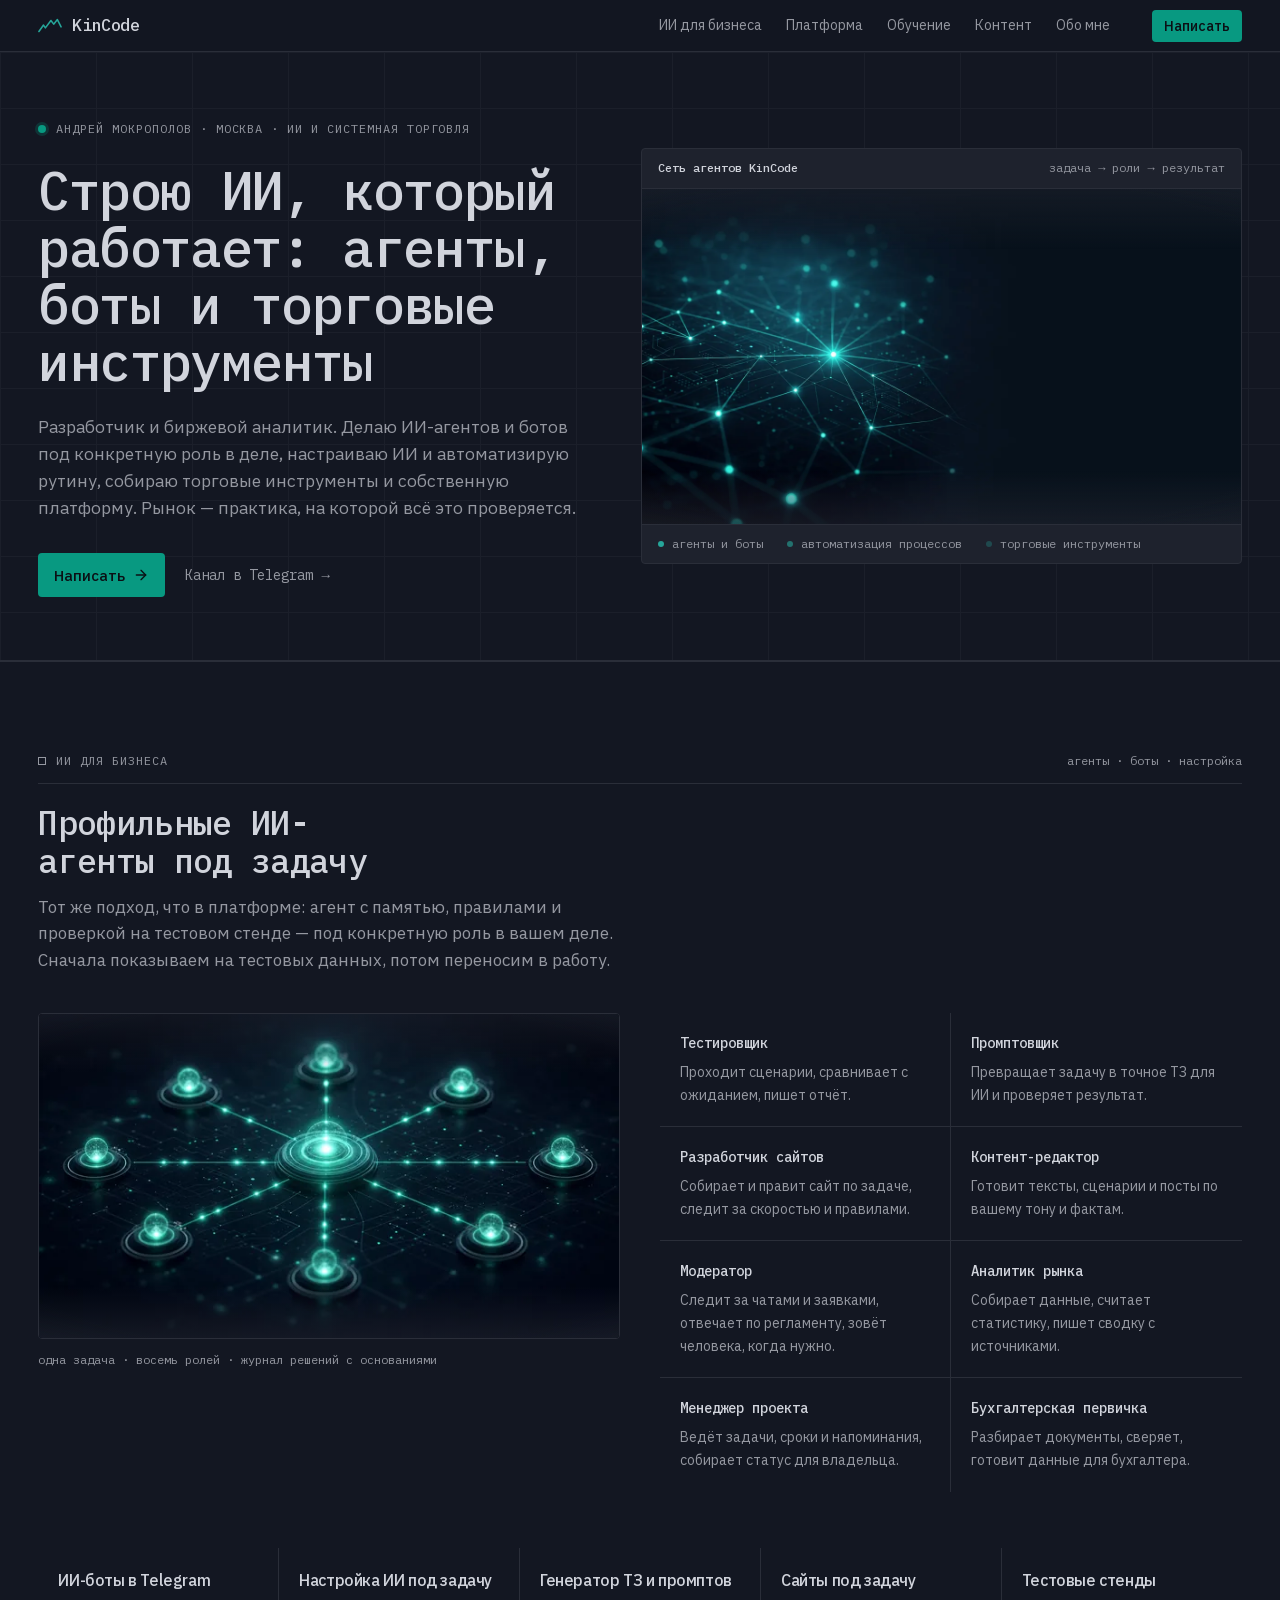
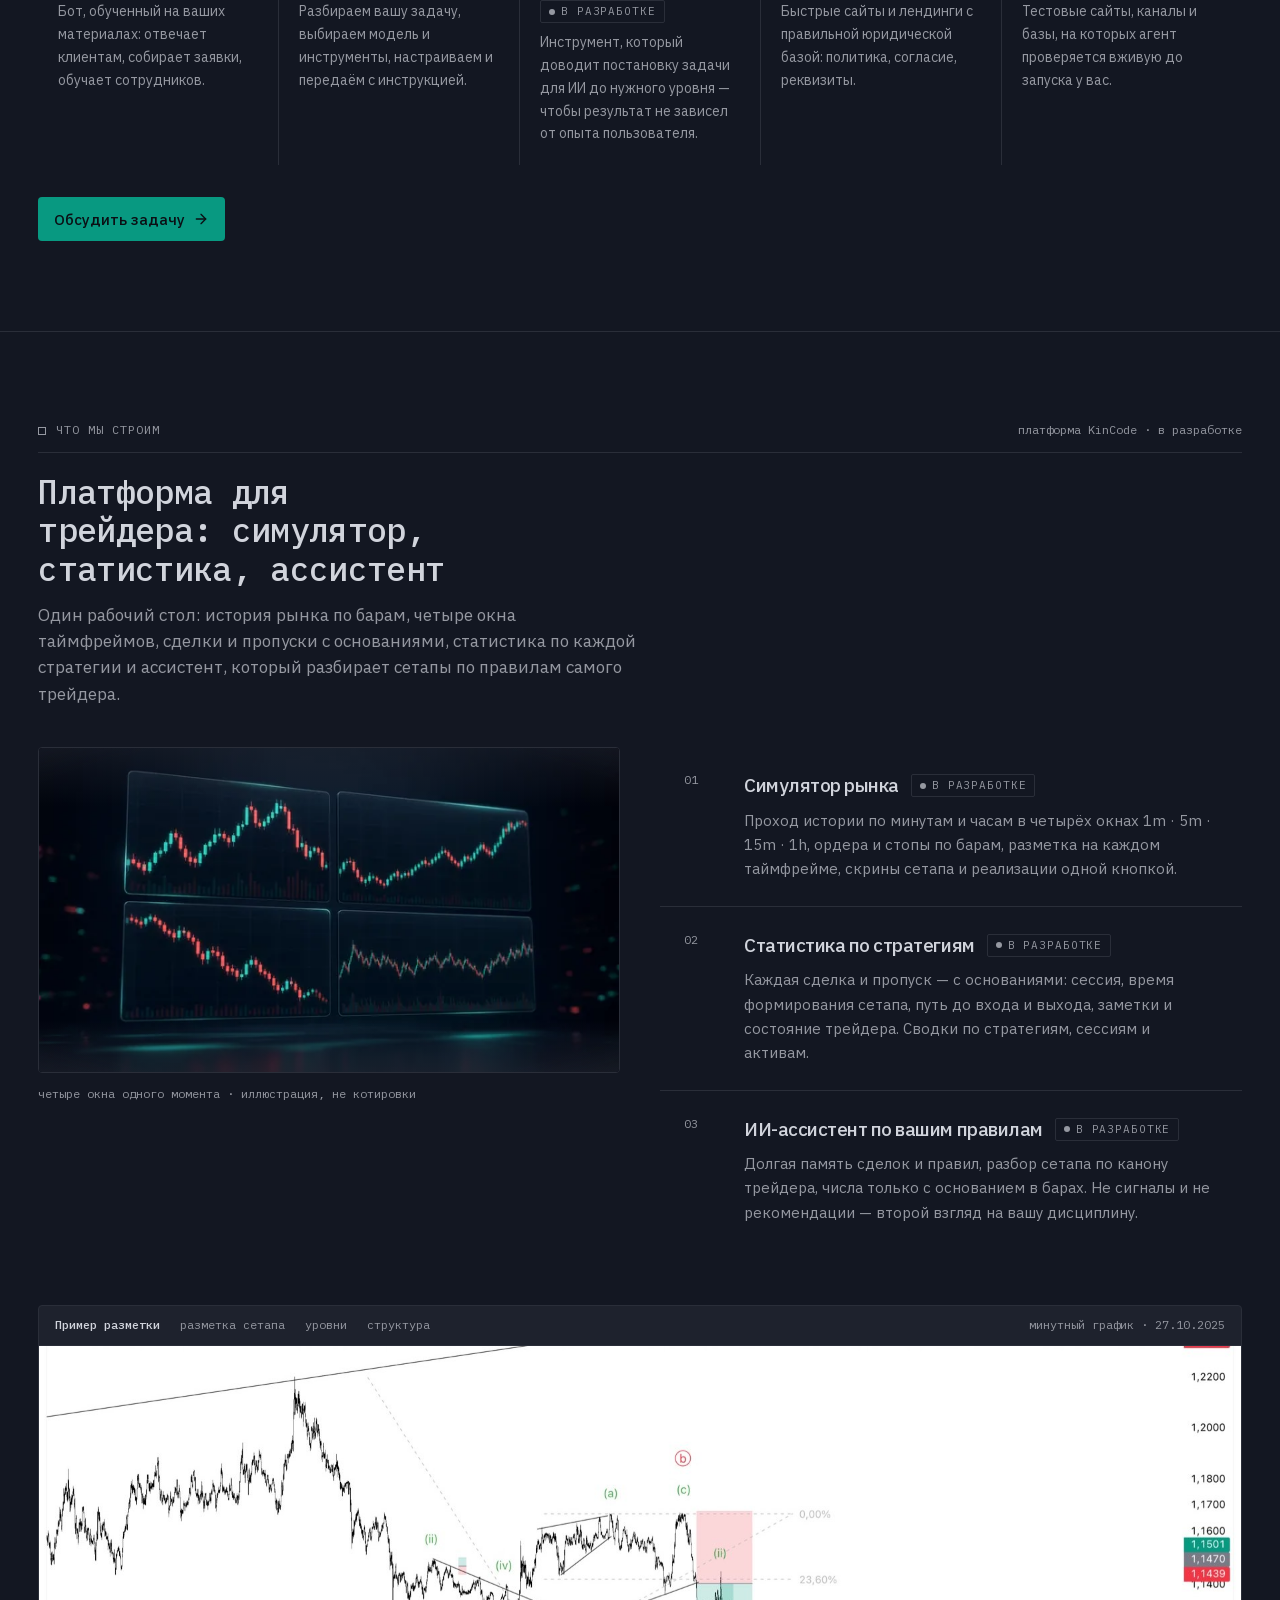
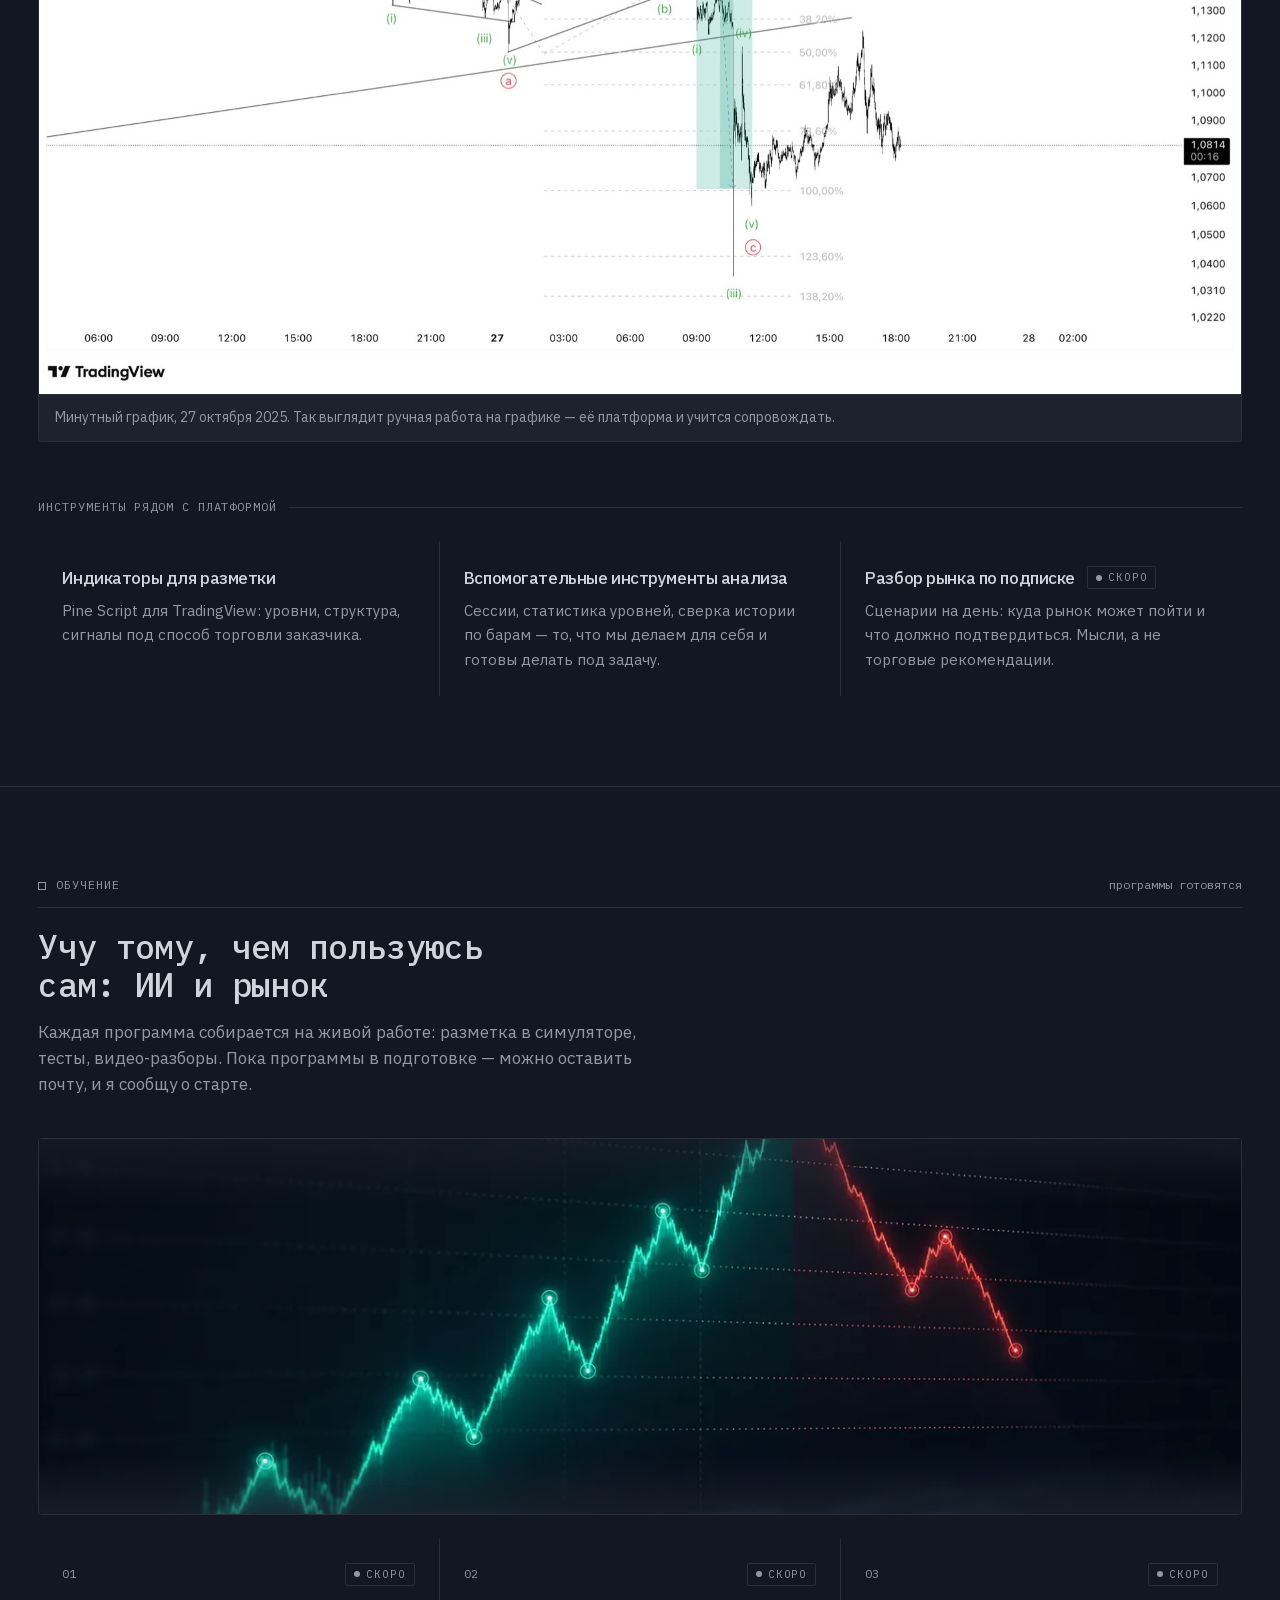
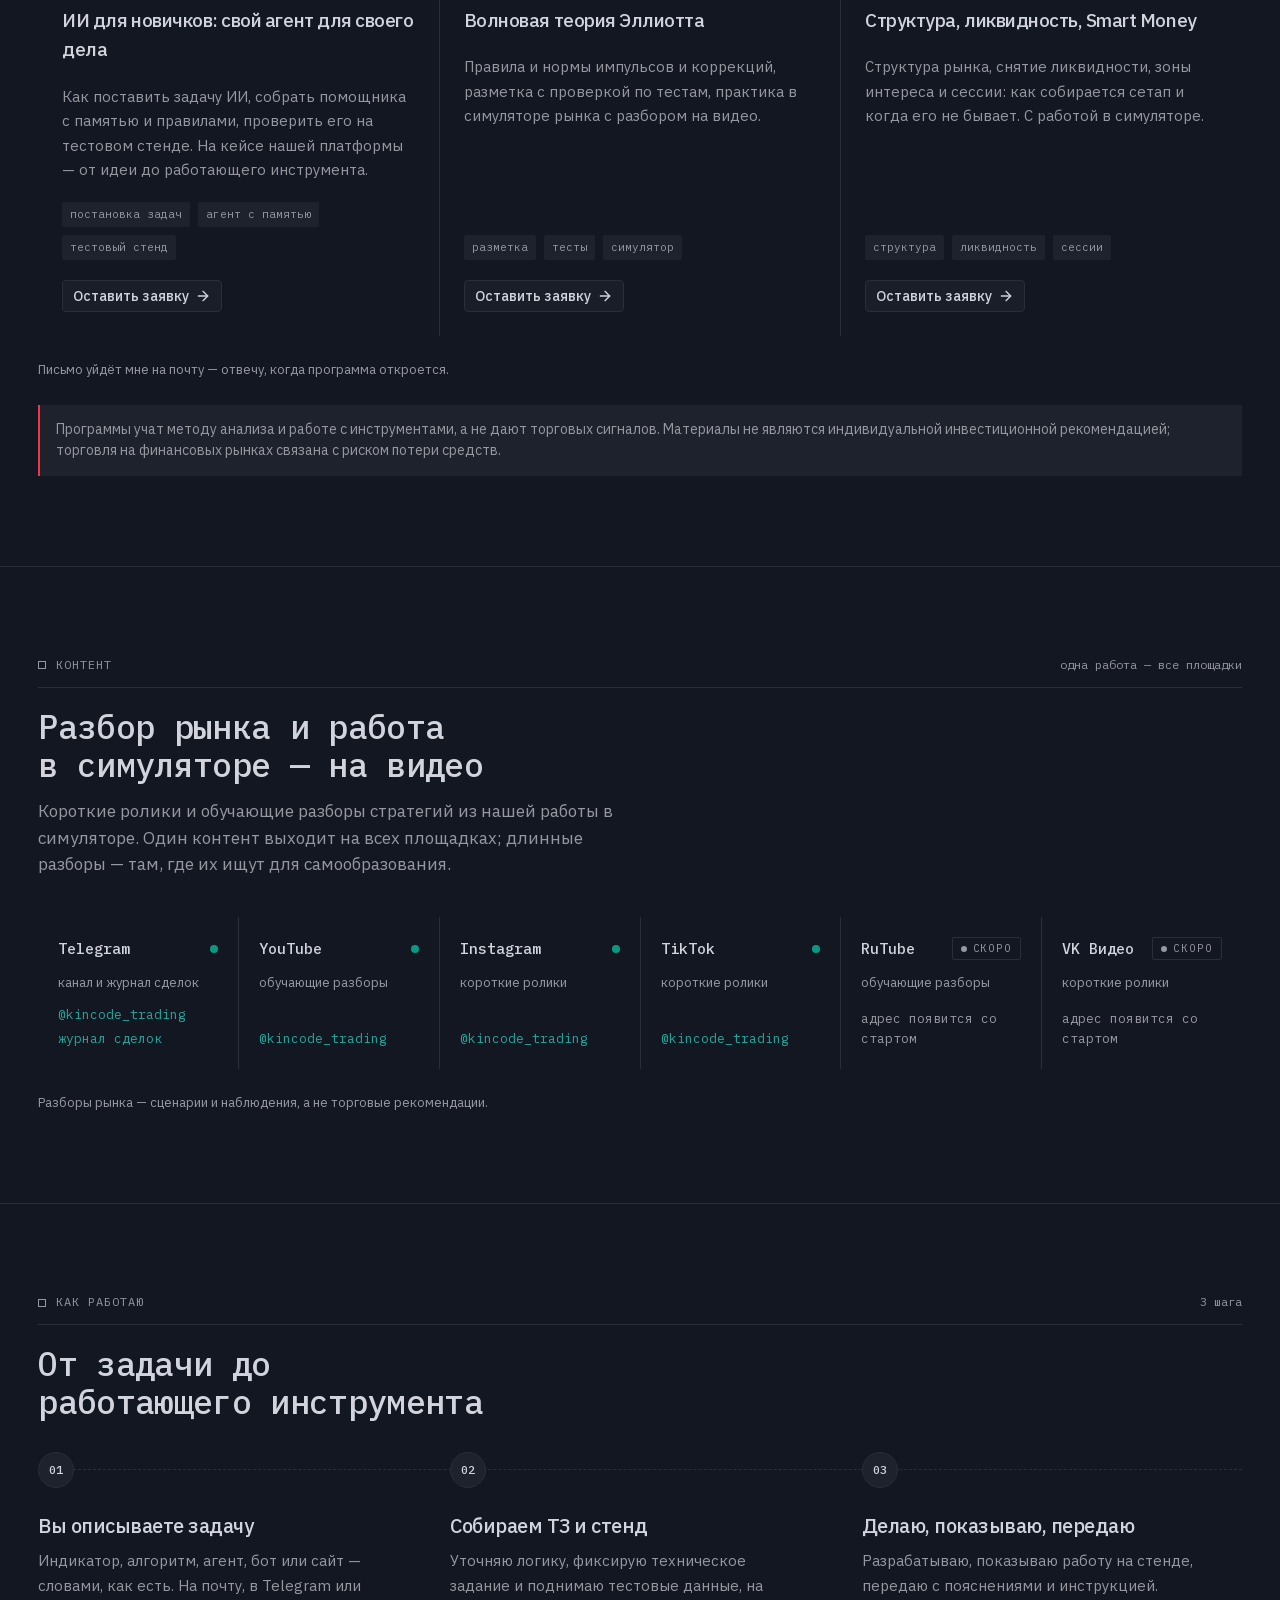
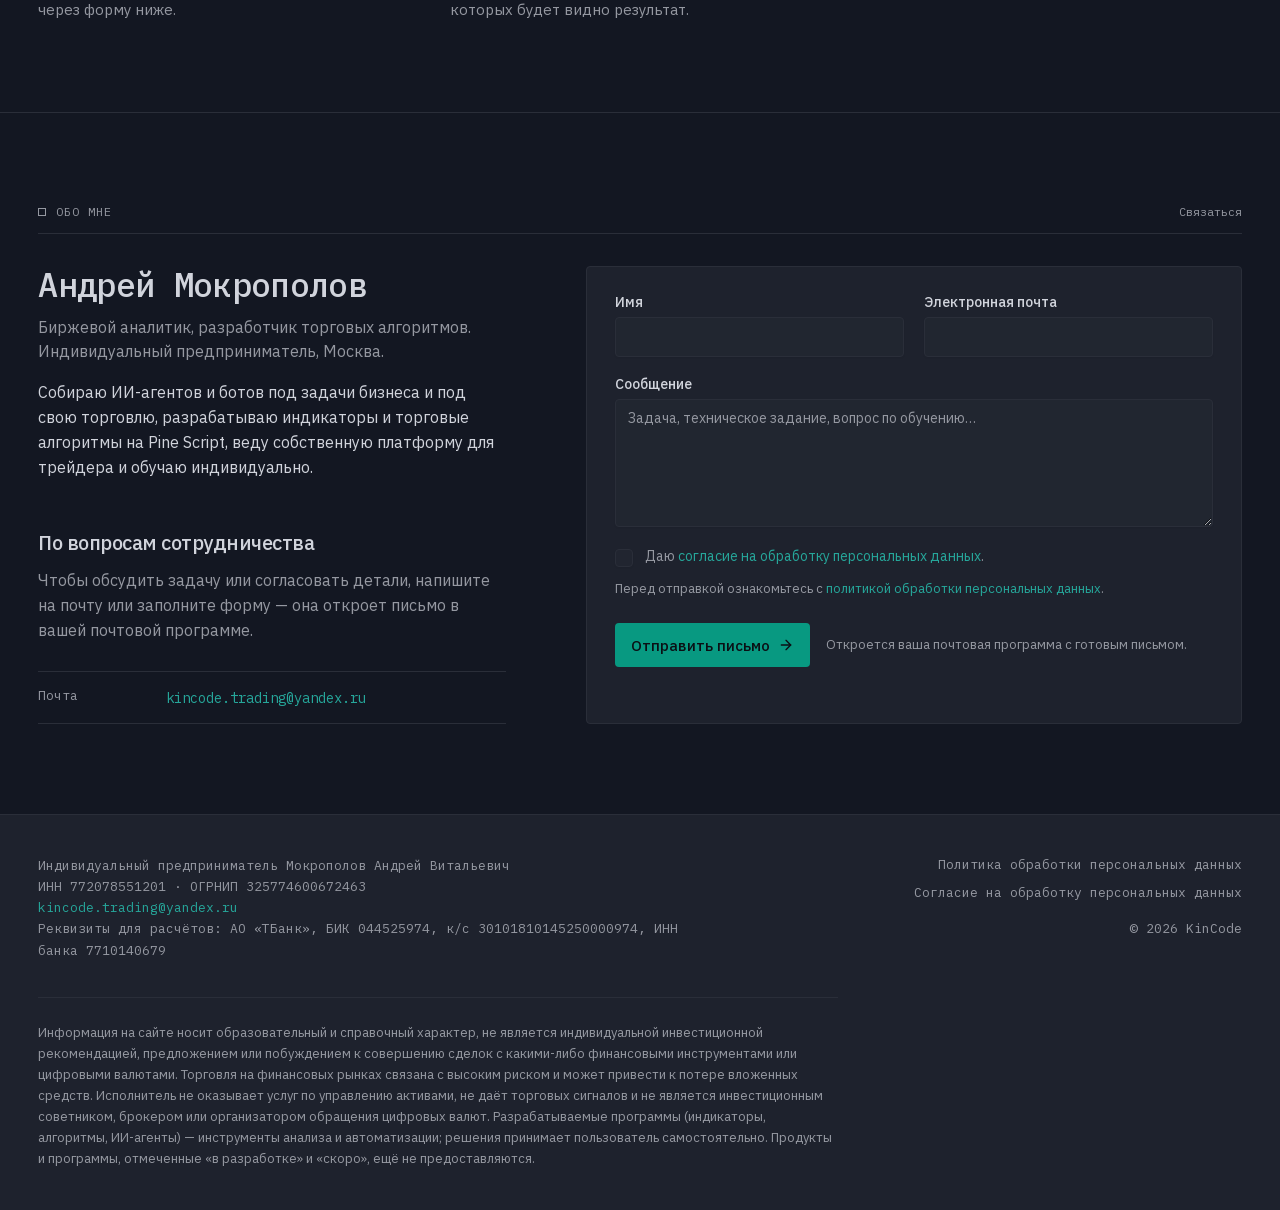
<file: index.html>
<!doctype html>
<html lang="ru" class="dark">
  <head>
    <meta charset="UTF-8" />
    <meta name="viewport" content="width=device-width, initial-scale=1.0" />
    <meta name="robots" content="noindex,nofollow" />
    <meta name="color-scheme" content="dark" />
    <meta name="theme-color" content="#131722" />
    <link rel="icon" type="image/svg+xml" href="/favicon.svg" />
    <title>KinCode — ИИ, который работает: агенты, боты, торговые инструменты</title>
    <meta name="description" content="KinCode: ИИ-агенты и боты под задачу, настройка ИИ и автоматизация, торговые инструменты и собственная платформа для трейдера. Андрей Мокрополов, Москва." />
    <meta property="og:title" content="KinCode — ИИ, который работает" />
    <meta property="og:description" content="ИИ-агенты и боты под задачу, автоматизация, торговые инструменты и платформа для трейдера." />
    <meta property="og:type" content="website" />
    <script type="module" crossorigin src="/assets/index-DWkzzaVd.js"></script>
    <link rel="modulepreload" crossorigin href="/assets/Footer-B2JeyOOY.js">
    <link rel="stylesheet" crossorigin href="/assets/Footer-HGhesCO2.css">
  </head>
  <body>
    <div id="root"></div>
  </body>
</html>
</file>
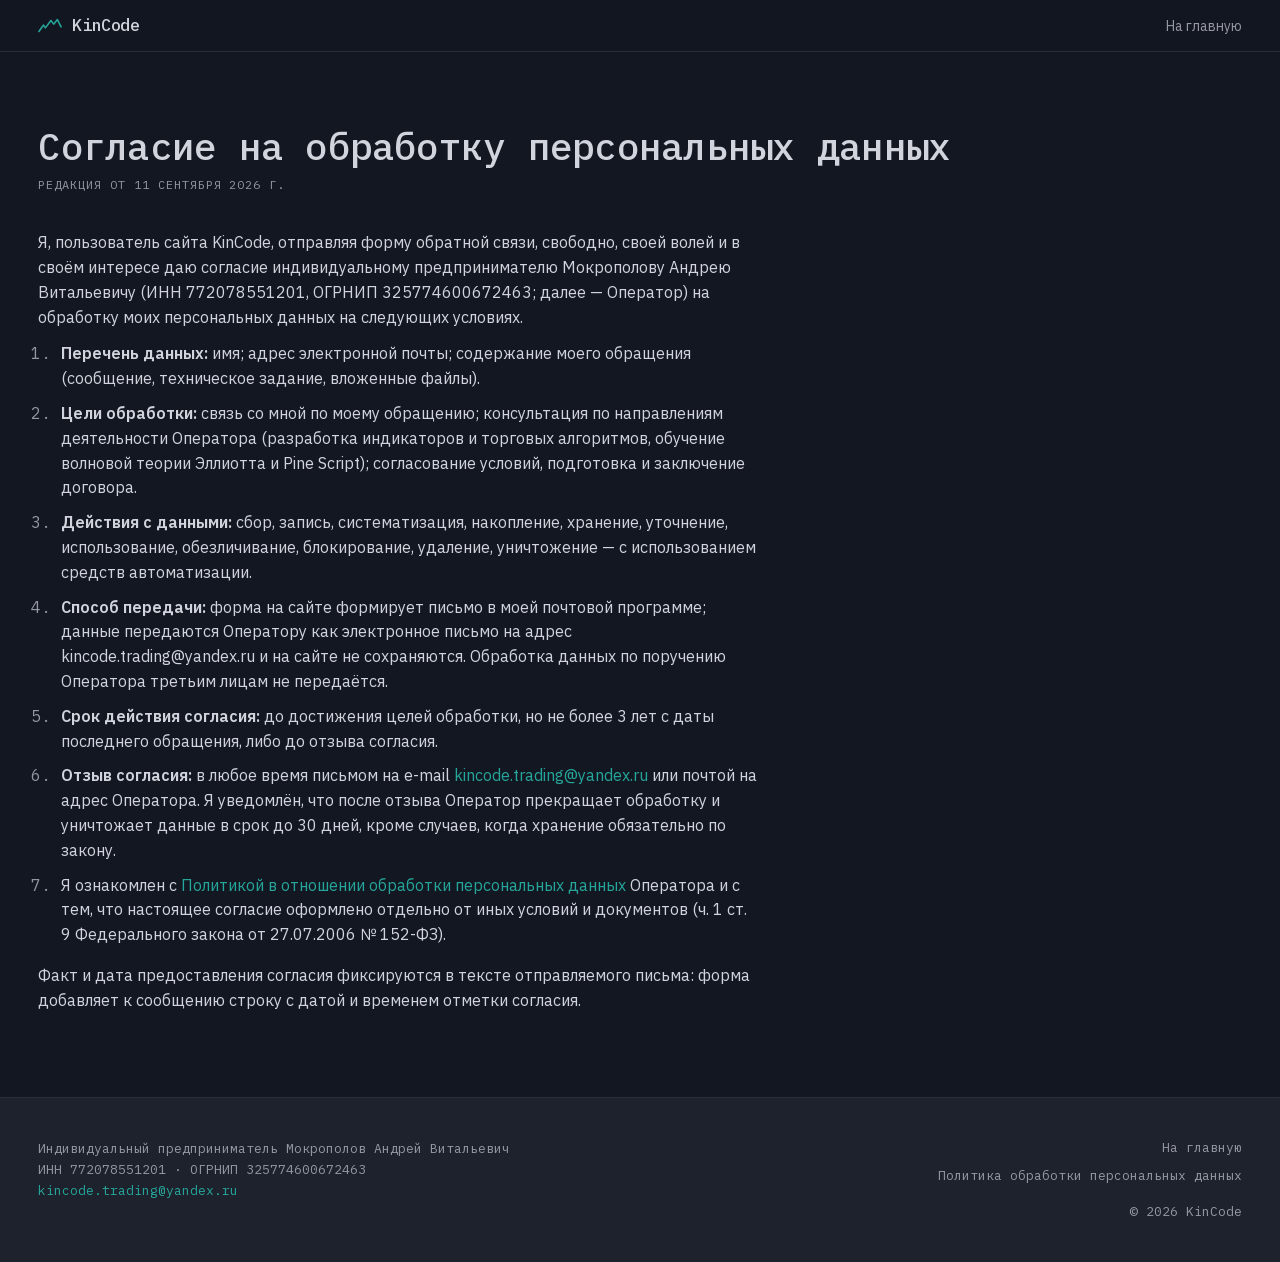
<file: consent.html>
<!doctype html>
<html lang="ru" class="dark">
  <head>
    <meta charset="UTF-8" />
    <meta name="viewport" content="width=device-width, initial-scale=1.0" />
    <meta name="robots" content="noindex,nofollow" />
    <meta name="color-scheme" content="dark" />
    <meta name="theme-color" content="#131722" />
    <link rel="icon" type="image/svg+xml" href="/favicon.svg" />
    <title>Согласие на обработку персональных данных — KinCode</title>
    <meta name="description" content="Текст согласия на обработку персональных данных, которое даёт посетитель сайта KinCode при отправке формы." />
    <script type="module" crossorigin src="/assets/consent-DdWsc57J.js"></script>
    <link rel="modulepreload" crossorigin href="/assets/Footer-B2JeyOOY.js">
    <link rel="modulepreload" crossorigin href="/assets/DocPage-T-BT3eFQ.js">
    <link rel="stylesheet" crossorigin href="/assets/Footer-HGhesCO2.css">
  </head>
  <body>
    <div id="root"></div>
  </body>
</html>
</file>
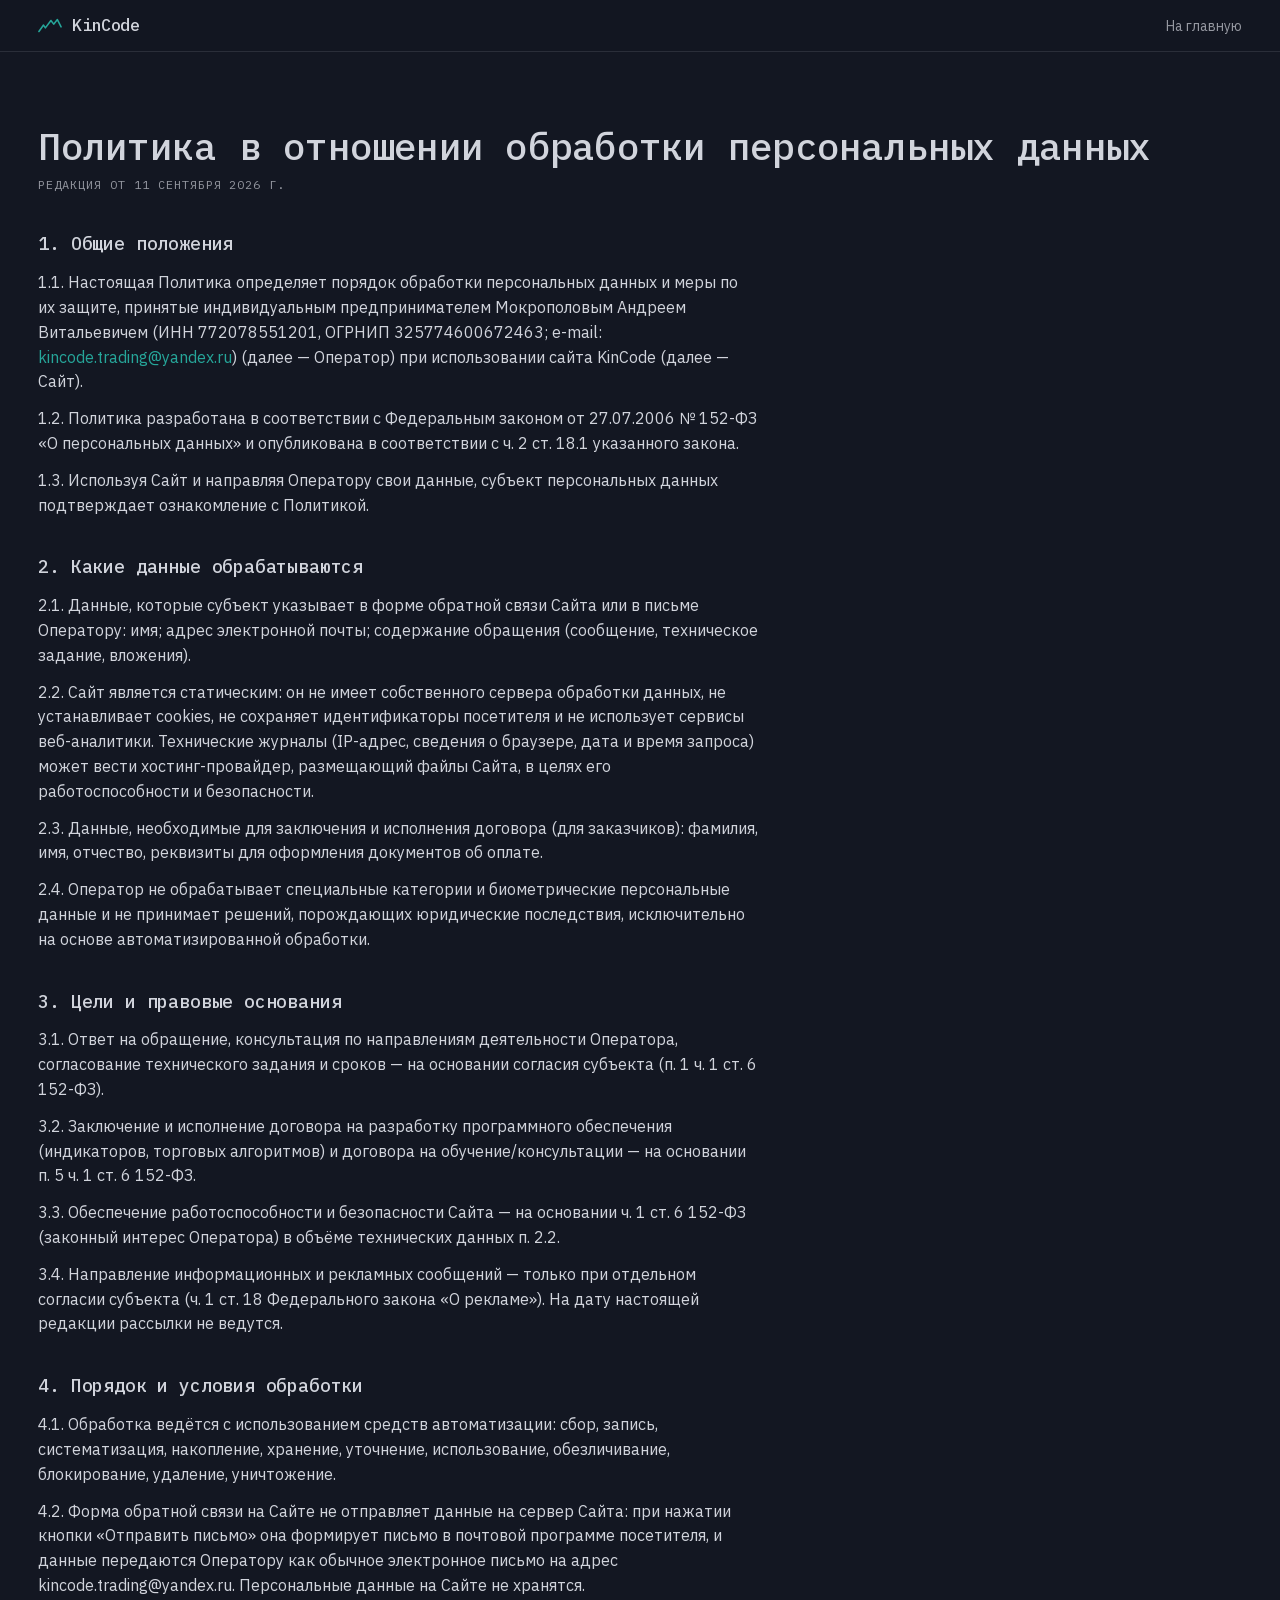
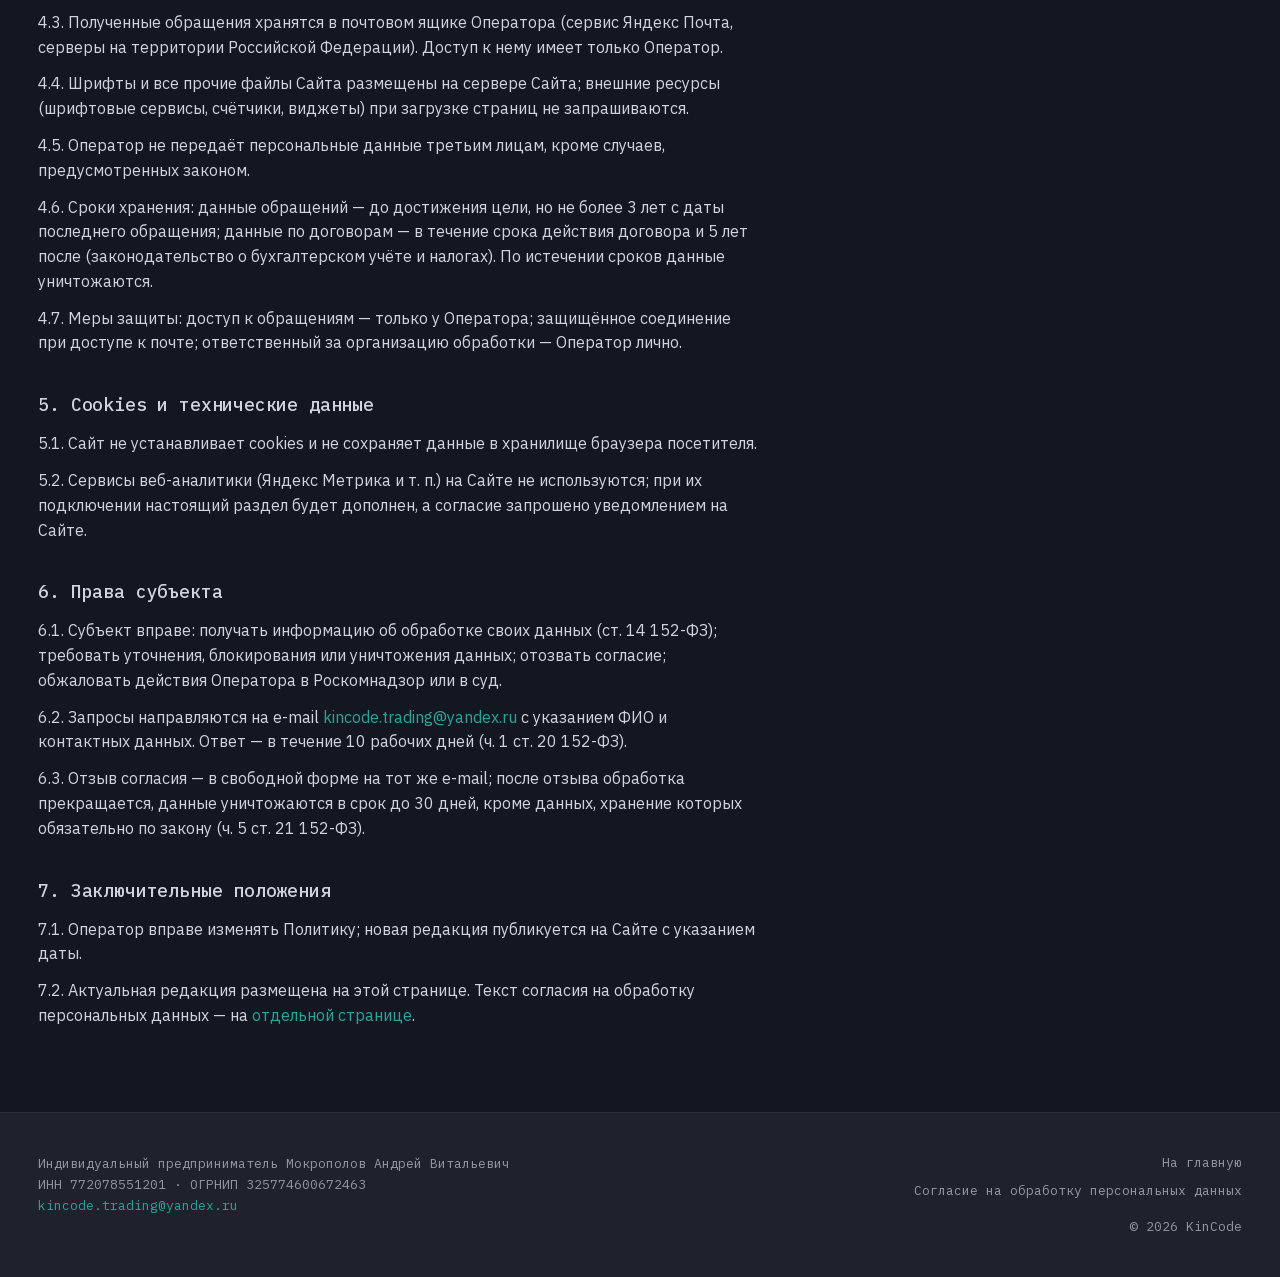
<file: privacy.html>
<!doctype html>
<html lang="ru" class="dark">
  <head>
    <meta charset="UTF-8" />
    <meta name="viewport" content="width=device-width, initial-scale=1.0" />
    <meta name="robots" content="noindex,nofollow" />
    <meta name="color-scheme" content="dark" />
    <meta name="theme-color" content="#131722" />
    <link rel="icon" type="image/svg+xml" href="/favicon.svg" />
    <title>Политика обработки персональных данных — KinCode</title>
    <meta name="description" content="Политика в отношении обработки персональных данных на сайте KinCode (ИП Мокрополов А. В.)." />
    <script type="module" crossorigin src="/assets/privacy-CYovEoI7.js"></script>
    <link rel="modulepreload" crossorigin href="/assets/Footer-B2JeyOOY.js">
    <link rel="modulepreload" crossorigin href="/assets/DocPage-T-BT3eFQ.js">
    <link rel="stylesheet" crossorigin href="/assets/Footer-HGhesCO2.css">
  </head>
  <body>
    <div id="root"></div>
  </body>
</html>
</file>
